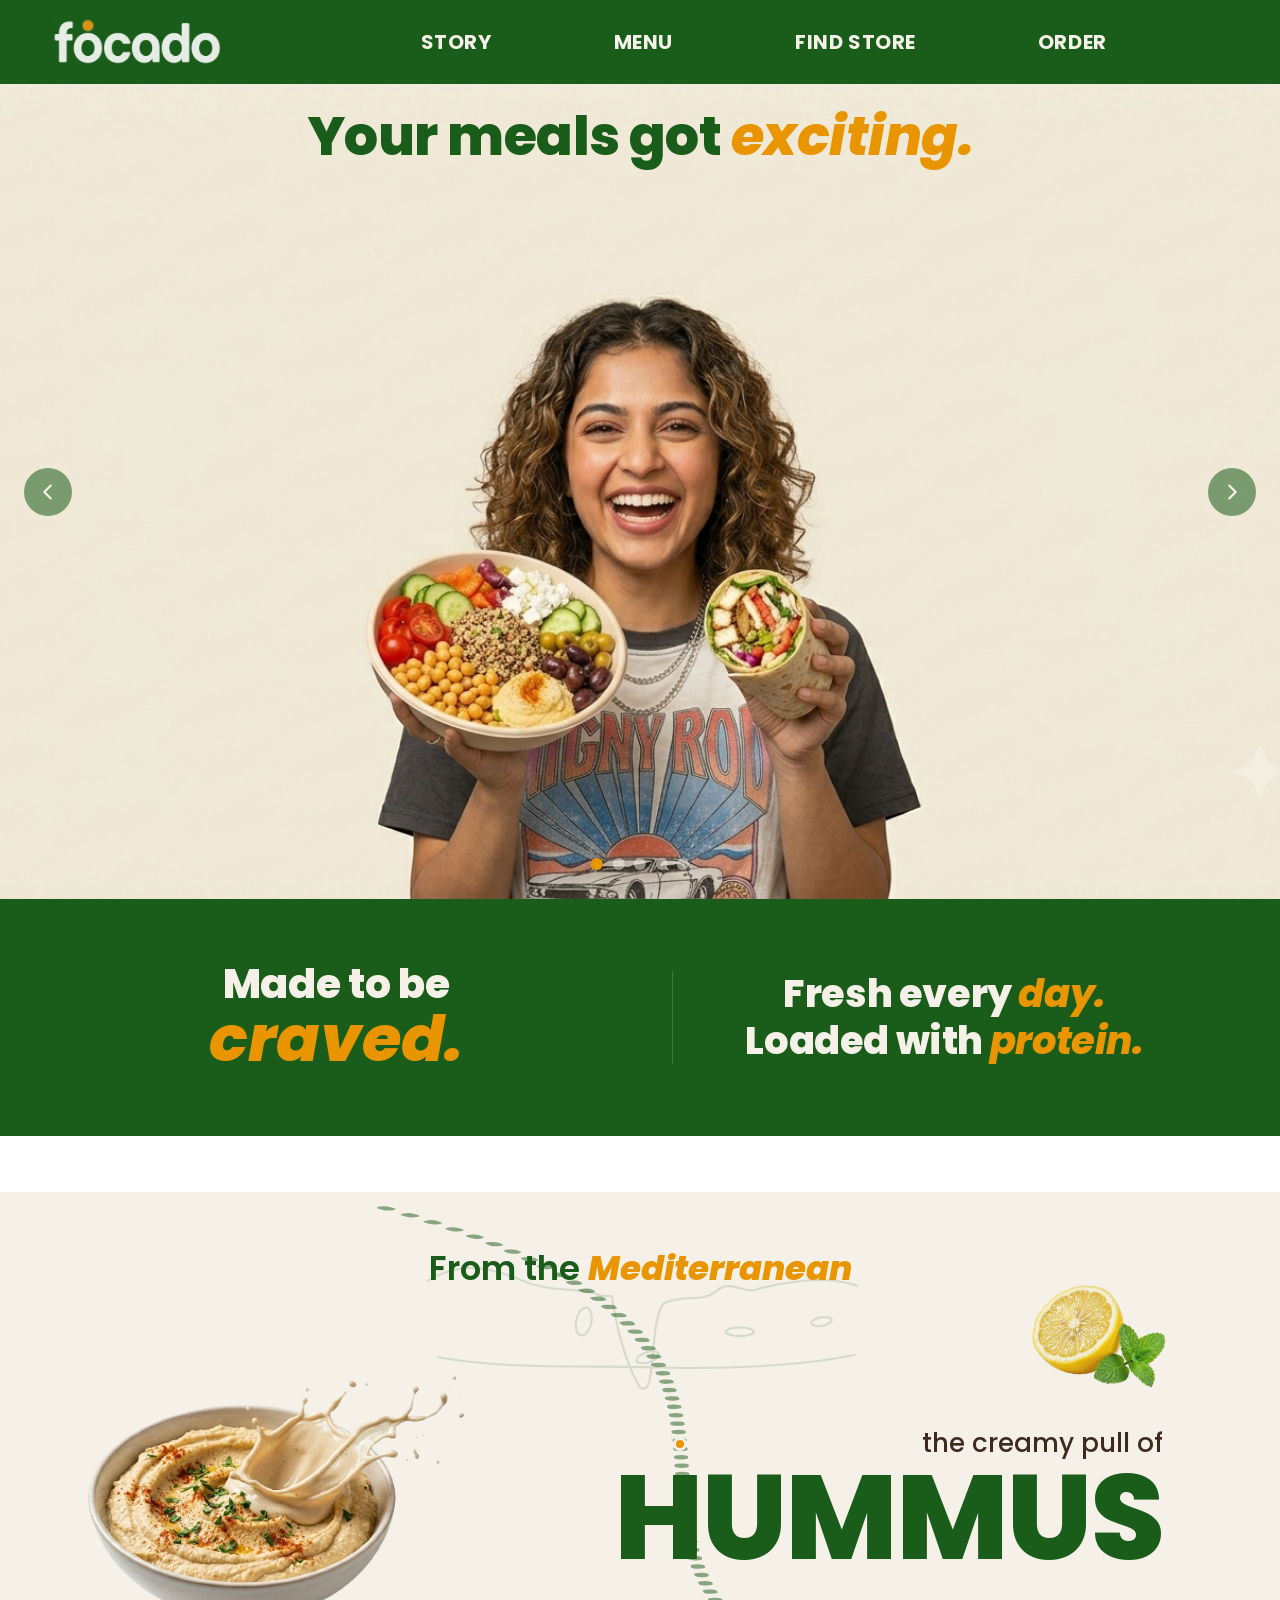
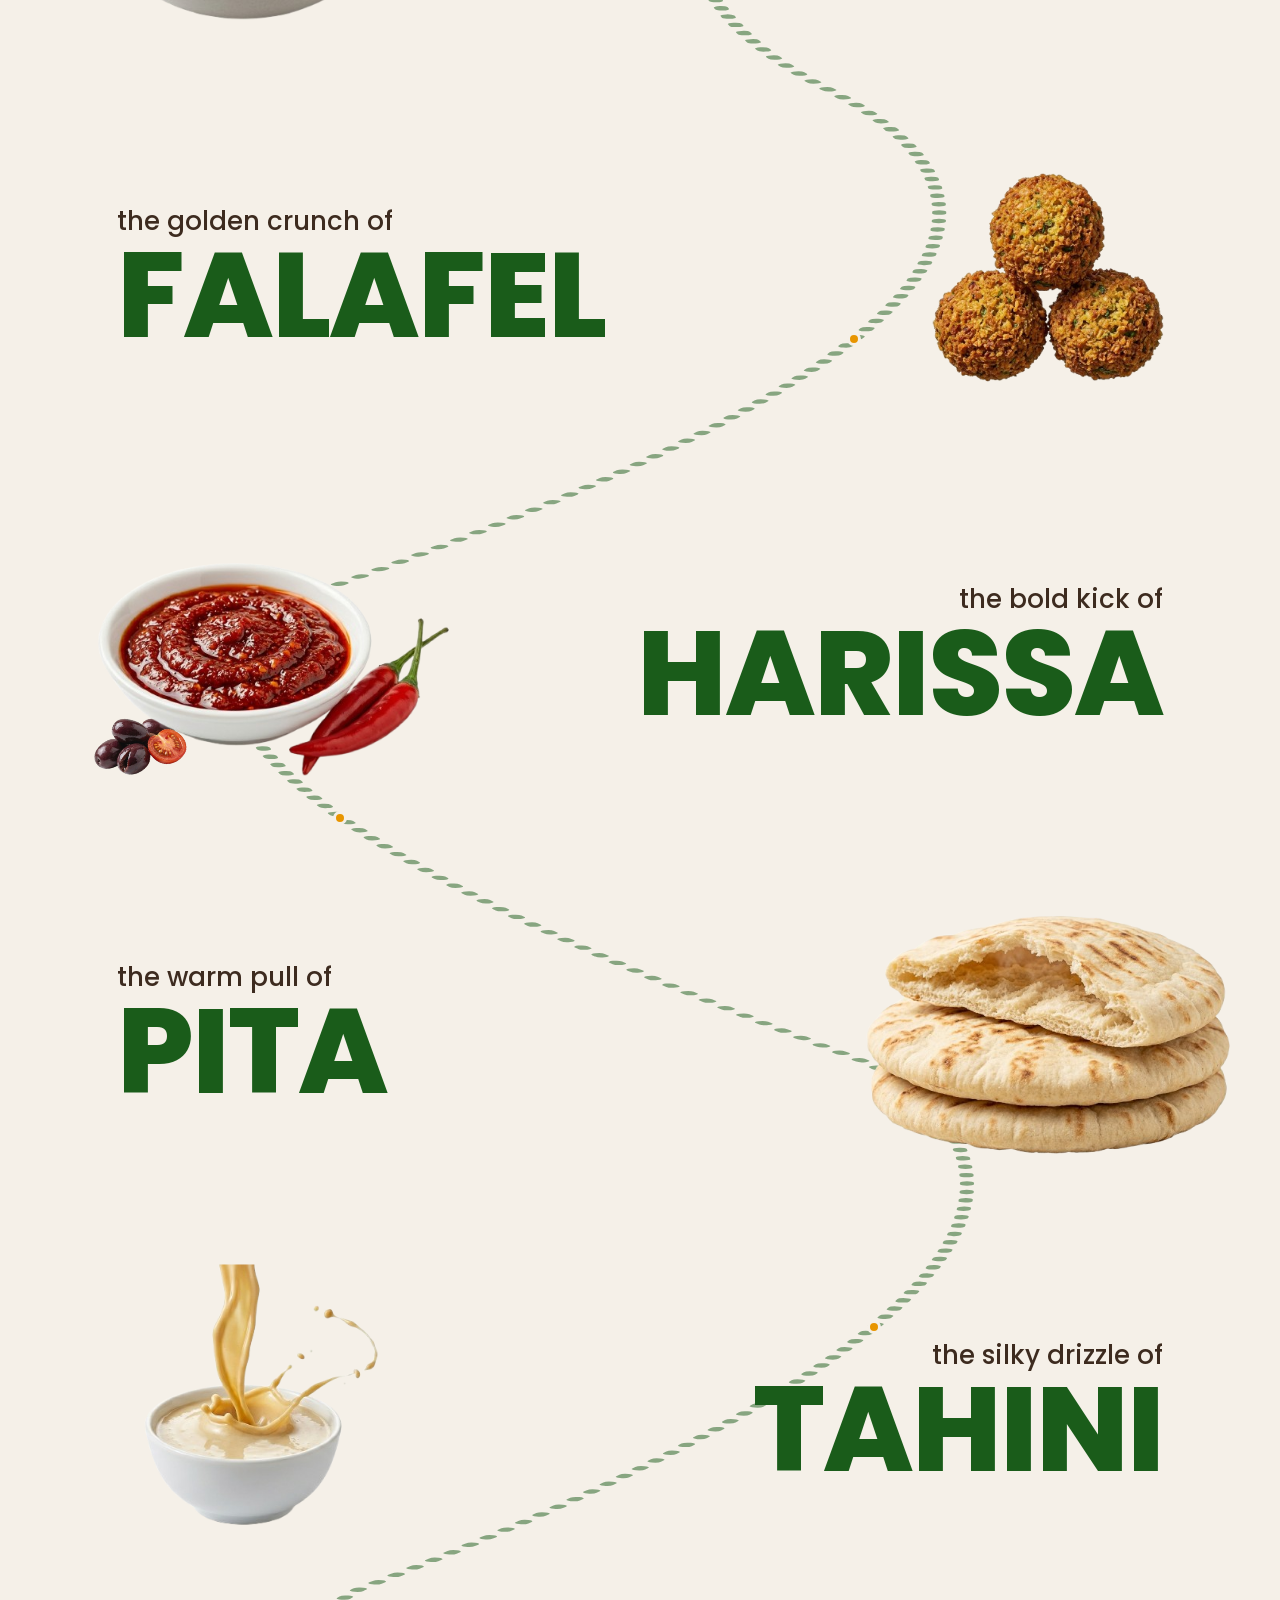
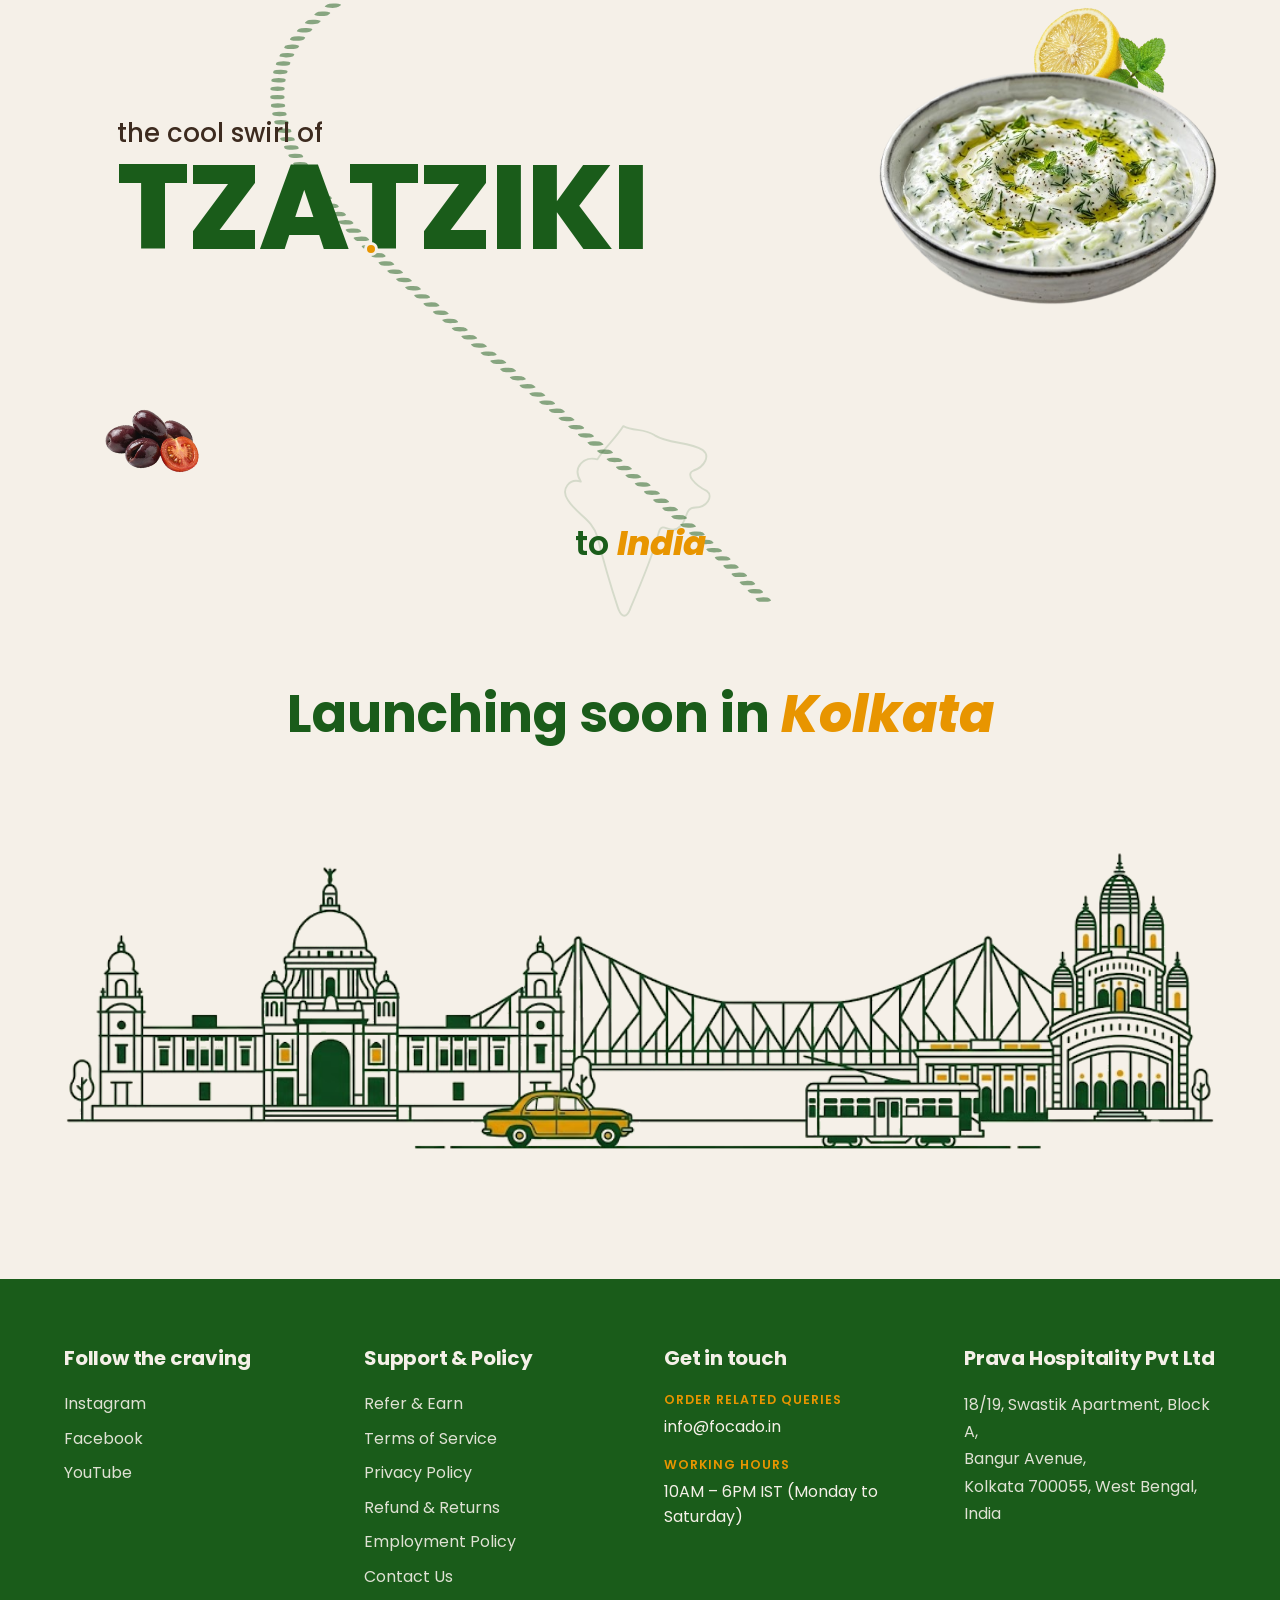
<file: index.html>
<!DOCTYPE html>
<html lang="en">
<head>
<meta charset="UTF-8" />
<meta name="viewport" content="width=device-width, initial-scale=1.0" />
<title>Focado — Mediterranean bowls & wraps</title>
<link rel="preconnect" href="https://fonts.googleapis.com" />
<link rel="preconnect" href="https://fonts.gstatic.com" crossorigin />
<link href="https://fonts.googleapis.com/css2?family=Poppins:wght@400;500;600;700;800;900&display=swap" rel="stylesheet" />
<link rel="stylesheet" href="style.css" />
</head>
<body>
<header class="topbar">
  <img class="logo" src="focado-logo-white.png" alt="Focado" />
  <nav class="nav">
    <a href="index.html">Story</a>
    <a href="menu.html">Menu</a>
    <a href="restaurants.html">Find Store</a>
    <a href="order.html">Order</a>
  </nav>
  <button class="burger" aria-label="Menu" onclick="document.body.classList.toggle('nav-open')">
    <span></span><span></span><span></span>
  </button>
</header>
<nav class="mobile-nav">
  <a href="index.html">Story</a>
  <a href="menu.html">Menu</a>
  <a href="restaurants.html">Find Store</a>
  <a href="order.html">Order</a>
</nav>
<main>
  <section class="hero-carousel" aria-roledescription="carousel" aria-label="Featured banners">
    <div class="carousel-track">
      <!-- Text-free image slides; full-bleed, object-fit:cover, centered.
           Hero banners: 1 = splash, 2 = bowls flat-lay, 3 = wraps. -->
      <div class="slide is-active" aria-hidden="false">
        <img class="slide-img" src="banner-genz.png" alt="" />
        <p class="slide-caption">Your meals <br>got <span>exciting.</span></p>
      </div>
      <div class="slide" aria-hidden="true">
        <img class="slide-img" src="banner1.png" alt="" />
      </div>
      <div class="slide" aria-hidden="true">
        <img class="slide-img" src="banner2.png" alt="" />
      </div>
      <div class="slide" aria-hidden="true">
        <img class="slide-img" src="banner3.png" alt="" />
      </div>
      <div class="slide" aria-hidden="true">
        <img class="slide-img" src="banner4.png" alt="" />
      </div>
    </div>
    <button class="carousel-arrow carousel-prev" aria-label="Previous banner">
      <svg viewBox="0 0 24 24" width="22" height="22" aria-hidden="true" focusable="false"><path d="M15 5l-7 7 7 7" fill="none" stroke="currentColor" stroke-width="2.4" stroke-linecap="round" stroke-linejoin="round"/></svg>
    </button>
    <button class="carousel-arrow carousel-next" aria-label="Next banner">
      <svg viewBox="0 0 24 24" width="22" height="22" aria-hidden="true" focusable="false"><path d="M9 5l7 7-7 7" fill="none" stroke="currentColor" stroke-width="2.4" stroke-linecap="round" stroke-linejoin="round"/></svg>
    </button>
    <div class="carousel-dots" role="tablist" aria-label="Select banner">
      <button class="dot is-active" type="button" role="tab" aria-selected="true" aria-label="Go to banner 1"></button>
      <button class="dot" type="button" role="tab" aria-selected="false" aria-label="Go to banner 2"></button>
      <button class="dot" type="button" role="tab" aria-selected="false" aria-label="Go to banner 3"></button>
      <button class="dot" type="button" role="tab" aria-selected="false" aria-label="Go to banner 4"></button>
      <button class="dot" type="button" role="tab" aria-selected="false" aria-label="Go to banner 5"></button>
    </div>
  </section>
  <section class="brand-strip" aria-label="Our promise">
    <div class="brand-zone brand-zone--left">
      <p class="brand-craved"><span class="bz-top">Made to be</span><span class="bz-accent">craved.</span></p>
    </div>
    <div class="brand-zone brand-zone--right">
      <p class="brand-promise">Fresh every <span class="bz-accent-inline">day.</span><br>Loaded with <span class="bz-accent-inline">protein.</span></p>
    </div>
  </section>
  <section class="story" aria-label="Mediterranean flavours, made in India">
    <svg class="story-path" viewBox="0 0 100 1000" preserveAspectRatio="none" aria-hidden="true">
      <path d="M30 6 C 70 60, 40 130, 65 190 C 88 248, 60 320, 25 380 C 5 430, 35 500, 68 560 C 90 620, 60 700, 28 760 C 8 815, 40 890, 60 994" fill="none" stroke="#1A5C1A" stroke-width="1.1" stroke-dasharray="0.6 2.6" stroke-linecap="round" opacity="0.5"/>
    </svg>
  <svg class="story-map story-map--med" viewBox="0 0 360 150" preserveAspectRatio="xMidYMid meet" aria-hidden="true">
    <g fill="none" stroke="#1A5C1A" stroke-width="1.6" stroke-linejoin="round" stroke-linecap="round">
      <path d="M14 60 C 40 44, 64 50, 88 60 C 110 70, 132 64, 150 72 L158 72 C 161 92, 167 120, 178 140 C 180 146, 185 146, 187 140 C 192 120, 189 94, 198 78 C 214 70, 228 78, 240 68 C 252 58, 262 72, 274 66 C 300 60, 326 56, 350 64"/>
      <path d="M22 120 C 78 130, 138 126, 198 128 C 262 130, 322 124, 348 118"/>
      <ellipse cx="186" cy="120" rx="9" ry="4" transform="rotate(-18 186 120)"/>
      <ellipse cx="136" cy="92" rx="6" ry="11" transform="rotate(12 136 92)"/>
      <ellipse cx="258" cy="100" rx="11" ry="3.4"/>
      <ellipse cx="322" cy="92" rx="8" ry="3.4" transform="rotate(-10 322 92)"/>
    </g>
  </svg>
  <svg class="story-map story-map--india" viewBox="0 0 100 118" preserveAspectRatio="xMidYMid meet" aria-hidden="true">
    <path d="M41 6 C 47 9, 52 7, 58 11 C 66 16, 76 14, 84 19 C 88 22, 85 28, 79 30 C 74 32, 80 38, 86 41 C 90 44, 86 50, 80 50 C 74 50, 76 56, 72 60 C 66 66, 62 56, 60 64 C 57 76, 51 90, 45 104 C 43 110, 40 110, 38 104 C 34 92, 30 78, 27 66 C 24 56, 16 54, 11 46 C 7 40, 12 34, 18 36 C 13 28, 20 22, 27 24 C 31 17, 36 14, 41 6 Z" fill="none" stroke="#1A5C1A" stroke-width="1" stroke-linejoin="round"/>
  </svg>
  <span class="story-pin" style="left:53.1%;top:9.58%"></span>
  <span class="story-pin" style="left:66.75%;top:28.43%"></span>
  <span class="story-pin" style="left:26.6%;top:46.63%"></span>
  <span class="story-pin" style="left:68.25%;top:66%"></span>
  <span class="story-pin" style="left:29%;top:85.86%"></span>
  <img class="story-accent story-accent--1" src="story-lemon.png" alt="" aria-hidden="true" onerror="this.style.display='none'"/>
  <img class="story-accent story-accent--2" src="story-olive.png" alt="" aria-hidden="true" onerror="this.style.display='none'"/>
  <img class="story-accent story-accent--3" src="story-lemon.png" alt="" aria-hidden="true" onerror="this.style.display='none'"/>
  <img class="story-accent story-accent--4" src="story-olive.png" alt="" aria-hidden="true" onerror="this.style.display='none'"/>

    <p class="story-cap story-cap--start">From the <span>Mediterranean</span></p>

    <div class="story-panel story-panel--left">
      <div class="story-cut"><img src="story-hummus.png" alt="" onerror="this.closest('.story-cut').style.visibility='hidden'"/></div>
      <div class="story-txt"><p class="story-pre">the creamy pull of</p><p class="story-word">HUMMUS</p></div>
    </div>
    <div class="story-panel story-panel--right">
      <div class="story-cut"><img src="story-falafel.png" alt="" onerror="this.closest('.story-cut').style.visibility='hidden'"/></div>
      <div class="story-txt"><p class="story-pre">the golden crunch of</p><p class="story-word">FALAFEL</p></div>
    </div>
    <div class="story-panel story-panel--left">
      <div class="story-cut"><img src="story-harissa.png" alt="" onerror="this.closest('.story-cut').style.visibility='hidden'"/></div>
      <div class="story-txt"><p class="story-pre">the bold kick of</p><p class="story-word">HARISSA</p></div>
    </div>
    <div class="story-panel story-panel--right">
      <div class="story-cut"><img src="story-pita.png" alt="" onerror="this.closest('.story-cut').style.visibility='hidden'"/></div>
      <div class="story-txt"><p class="story-pre">the warm pull of</p><p class="story-word">PITA</p></div>
    </div>
    <div class="story-panel story-panel--left">
      <div class="story-cut"><img src="story-tahini.png" alt="" onerror="this.closest('.story-cut').style.visibility='hidden'"/></div>
      <div class="story-txt"><p class="story-pre">the silky drizzle of</p><p class="story-word">TAHINI</p></div>
    </div>
    <div class="story-panel story-panel--right">
      <div class="story-cut"><img src="story-tzatziki.png" alt="" onerror="this.closest('.story-cut').style.visibility='hidden'"/></div>
      <div class="story-txt"><p class="story-pre">the cool swirl of</p><p class="story-word">TZATZIKI</p></div>
    </div>

    <p class="story-cap story-cap--end">to <span>India</span></p>
  </section>
  <section class="kolkata" aria-label="Launching soon in Kolkata">
    <h2 class="kolkata-cap">Launching soon in <span>Kolkata</span></h2>
    <img class="kolkata-skyline" src="kolkata-skyline.png" alt="Illustration of famous Kolkata landmarks" />
  </section>
  <footer class="footer">
    <div class="footer-col">
      <h4>Follow the craving</h4>
      <ul class="footer-links">
        <li><a href="#">Instagram</a></li>
        <li><a href="#">Facebook</a></li>
        <li><a href="#">YouTube</a></li>
      </ul>
    </div>
    <div class="footer-col">
      <h4>Support &amp; Policy</h4>
      <ul class="footer-links">
        <li><a href="#">Refer &amp; Earn</a></li>
        <li><a href="#">Terms of Service</a></li>
        <li><a href="#">Privacy Policy</a></li>
        <li><a href="#">Refund &amp; Returns</a></li>
        <li><a href="#">Employment Policy</a></li>
        <li><a href="#">Contact Us</a></li>
      </ul>
    </div>
    <div class="footer-col">
      <h4>Get in touch</h4>
      <div class="footer-contact">
        <p class="contact-label">Order related queries</p>
        <p class="contact-value">info@focado.in</p>
      </div>
      <div class="footer-contact">
        <p class="contact-label">Working hours</p>
        <p class="contact-value">10AM – 6PM IST (Monday to Saturday)</p>
      </div>
    </div>
    <div class="footer-col">
      <h4>Prava Hospitality Pvt Ltd</h4>
      <address class="footer-address">
        18/19, Swastik Apartment, Block A,<br>
        Bangur Avenue,<br>
        Kolkata 700055, West Bengal, India
      </address>
    </div>
  </footer>
</main>
<script>
(function(){
  var carousel = document.querySelector('.hero-carousel');
  if(!carousel) return;
  var slides = Array.prototype.slice.call(carousel.querySelectorAll('.slide'));
  var dots   = Array.prototype.slice.call(carousel.querySelectorAll('.dot'));
  var prevBtn = carousel.querySelector('.carousel-prev');
  var nextBtn = carousel.querySelector('.carousel-next');
  var DELAY = 4000;        // auto-advance every 4 seconds
  var current = 0;
  var timer = null;

  function show(i){
    current = (i + slides.length) % slides.length;   // wrap/loop both directions
    slides.forEach(function(s, idx){
      var active = idx === current;
      s.classList.toggle('is-active', active);
      s.setAttribute('aria-hidden', active ? 'false' : 'true');
    });
    dots.forEach(function(d, idx){
      var active = idx === current;
      d.classList.toggle('is-active', active);
      d.setAttribute('aria-selected', active ? 'true' : 'false');
    });
  }
  function next(){ show(current + 1); }
  function prev(){ show(current - 1); }
  function startAuto(){ stopAuto(); timer = setInterval(next, DELAY); }
  function stopAuto(){ if(timer){ clearInterval(timer); timer = null; } }
  function resetAuto(){ startAuto(); }   // any manual interaction restarts the 3s timer

  nextBtn.addEventListener('click', function(){ next(); resetAuto(); });
  prevBtn.addEventListener('click', function(){ prev(); resetAuto(); });
  dots.forEach(function(d, idx){
    d.addEventListener('click', function(){ show(idx); resetAuto(); });
  });

  // Pause on hover, resume on leave
  carousel.addEventListener('mouseenter', stopAuto);
  carousel.addEventListener('mouseleave', startAuto);

  show(0);
  startAuto();
})();

(function(){
  var panels=document.querySelectorAll('.story-panel');
  if(!panels.length)return;
  var io=new IntersectionObserver(function(entries){
    entries.forEach(function(e){if(e.isIntersecting){e.target.classList.add('is-visible');io.unobserve(e.target);}});
  },{threshold:0.3});
  panels.forEach(function(p){io.observe(p);});
})();
</script>
</body>
</html>
</file>
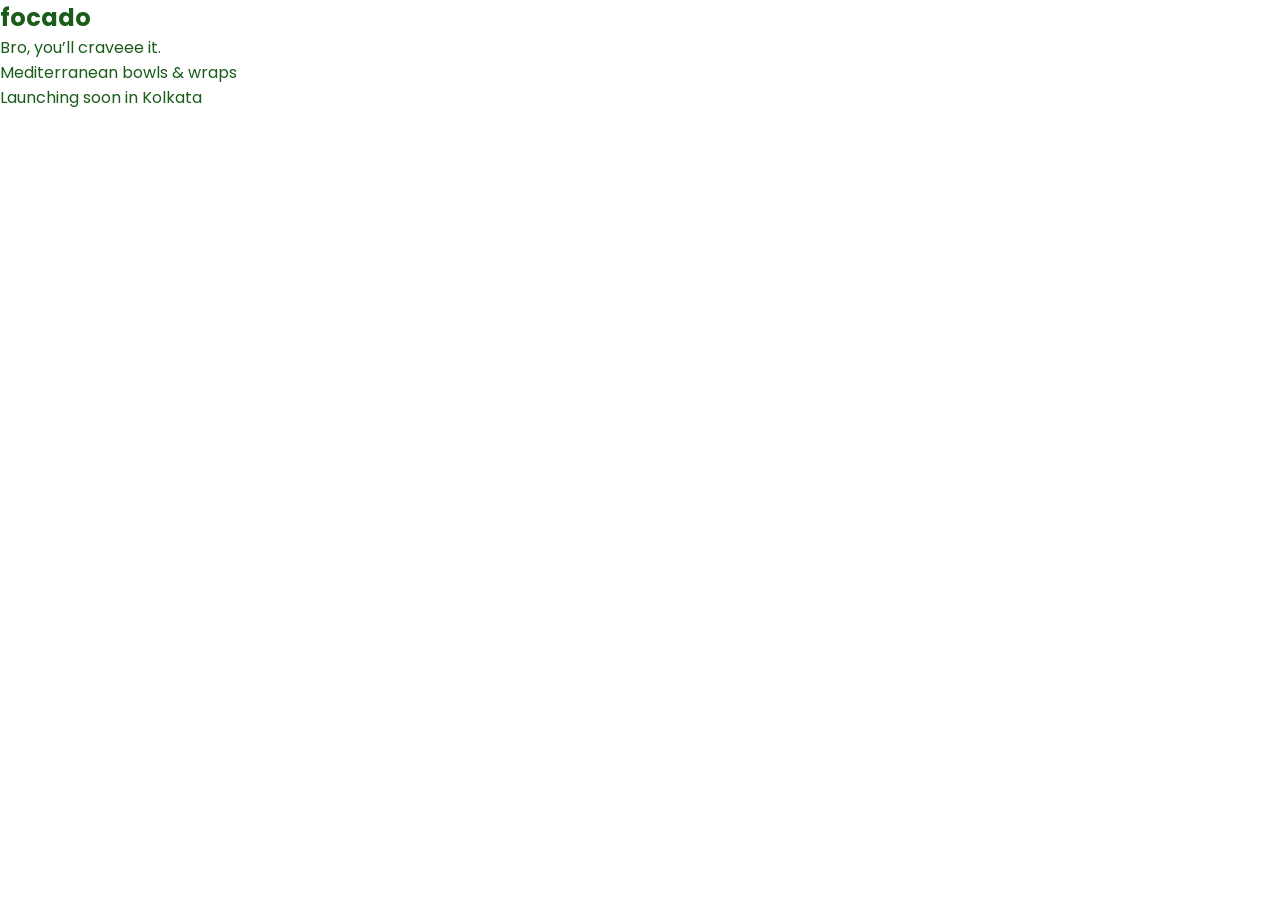
<file: index (14).html>
<!DOCTYPE html>
<html lang="en">
<head>
  <meta charset="UTF-8" />
  <meta name="viewport" content="width=device-width, initial-scale=1.0" />
  <title>Focado — Mediterranean bowls &amp; wraps · Launching soon in Kolkata</title>
  <meta name="description" content="Focado — Mediterranean bowls & wraps. Launching soon in Kolkata." />

  <!-- Open Graph -->
  <meta property="og:title" content="Focado — Mediterranean bowls & wraps" />
  <meta property="og:description" content="Bro, you'll craveee it. Launching soon in Kolkata." />
  <meta property="og:image" content="hero.jpg" />
  <meta property="og:type" content="website" />

  <link rel="preconnect" href="https://fonts.googleapis.com" />
  <link rel="preconnect" href="https://fonts.gstatic.com" crossorigin />
  <link href="https://fonts.googleapis.com/css2?family=Poppins:wght@400;500;600;700;800;900&display=swap" rel="stylesheet" />
  <link rel="stylesheet" href="style.css" />
</head>
<body>
  <main class="split">
    <!-- Left: brand + message -->
    <section class="pane pane--text">
      <div class="content">
        <h1 class="logo" aria-label="focado">f<span class="o-accent">o</span>cado</h1>

        <p class="headline">
          Bro, you&rsquo;ll <span class="crave">craveee</span> it.
        </p>

        <p class="subline">Mediterranean bowls &amp; wraps</p>

        <span class="badge">Launching soon in Kolkata</span>
      </div>
    </section>

    <!-- Right: hero photo -->
    <section class="pane pane--image" role="img" aria-label="A Mediterranean grain bowl with falafel, chicken, hummus and salad, beside a pita wrap"></section>
  </main>
</body>
</html>
</file>
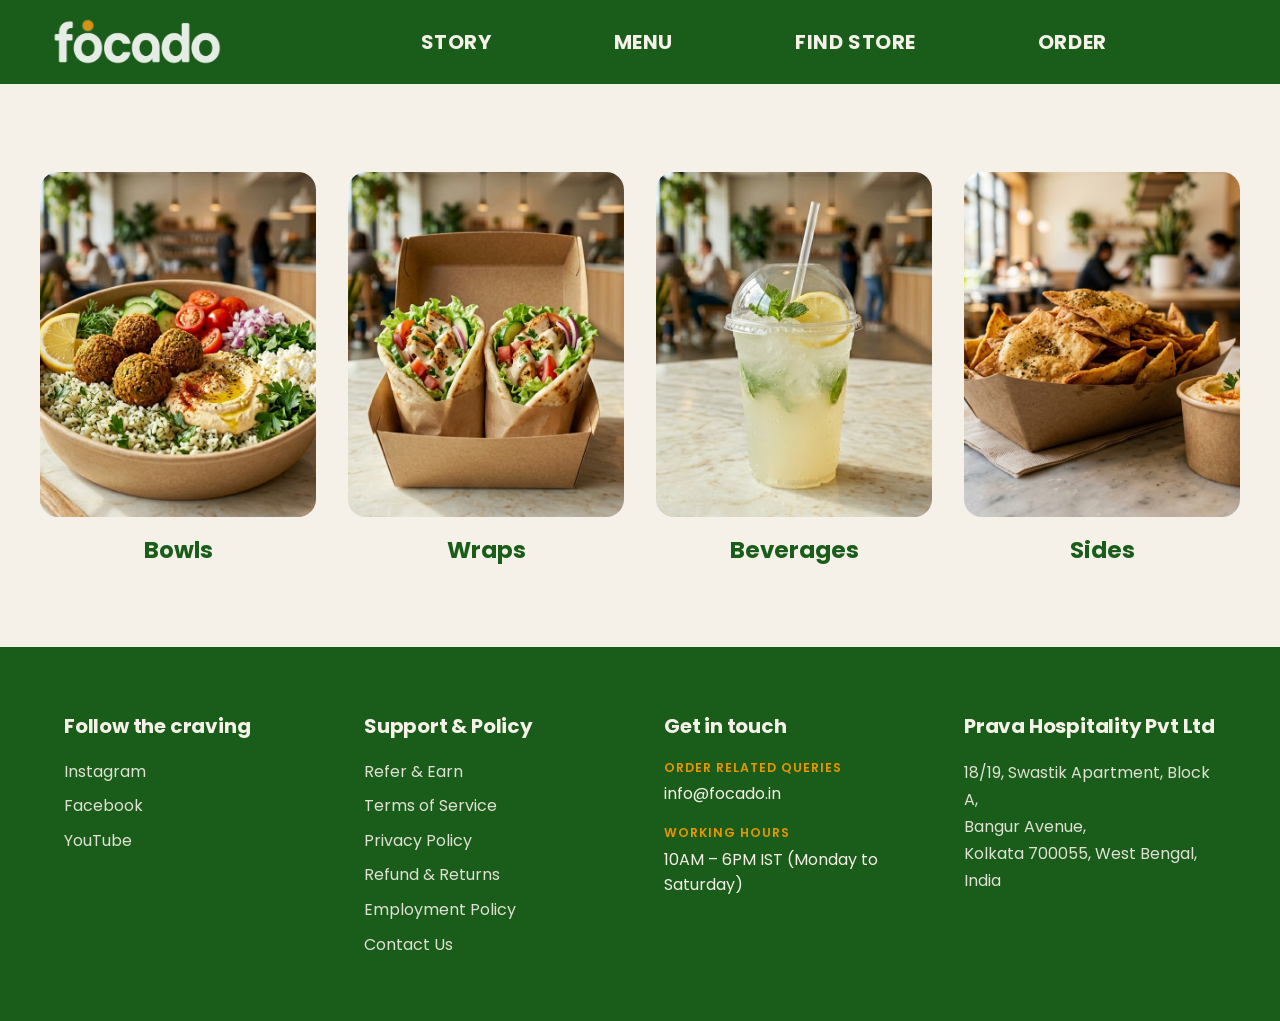
<file: menu.html>
<!DOCTYPE html>
<html lang="en">
<head>
<meta charset="UTF-8" />
<meta name="viewport" content="width=device-width, initial-scale=1.0" />
<title>Focado — Our menu</title>
<link rel="preconnect" href="https://fonts.googleapis.com" />
<link rel="preconnect" href="https://fonts.gstatic.com" crossorigin />
<link href="https://fonts.googleapis.com/css2?family=Poppins:wght@400;500;600;700;800;900&display=swap" rel="stylesheet" />
<link rel="stylesheet" href="style.css" />
</head>
<body>
<header class="topbar">
  <a href="index.html"><img class="logo" src="focado-logo-white.png" alt="Focado" /></a>
  <nav class="nav">
    <a href="index.html">Story</a>
    <a href="menu.html">Menu</a>
    <a href="restaurants.html">Find Store</a>
    <a href="order.html">Order</a>
  </nav>
  <button class="burger" aria-label="Menu" onclick="document.body.classList.toggle('nav-open')">
    <span></span><span></span><span></span>
  </button>
</header>
<nav class="mobile-nav">
  <a href="index.html">Story</a>
  <a href="menu.html">Menu</a>
  <a href="restaurants.html">Find Store</a>
  <a href="order.html">Order</a>
</nav>
<main>
  <section class="menu-page">
    <div class="cards">
      <article class="card">
        <div class="card-img" style="background-image:url('cat-bowls.png')"></div>
        <h3 class="card-label">Bowls</h3>
      </article>
      <article class="card">
        <div class="card-img" style="background-image:url('cat-wraps.png')"></div>
        <h3 class="card-label">Wraps</h3>
      </article>
      <article class="card">
        <div class="card-img" style="background-image:url('cat-beverages.png')"></div>
        <h3 class="card-label">Beverages</h3>
      </article>
      <article class="card">
        <div class="card-img" style="background-image:url('cat-pitachips.png')"></div>
        <h3 class="card-label">Sides</h3>
      </article>
    </div>
  </section>
</main>
<footer class="footer">
  <div class="footer-col">
    <h4>Follow the craving</h4>
    <ul class="footer-links">
      <li><a href="#">Instagram</a></li>
      <li><a href="#">Facebook</a></li>
      <li><a href="#">YouTube</a></li>
    </ul>
  </div>
  <div class="footer-col">
    <h4>Support &amp; Policy</h4>
    <ul class="footer-links">
      <li><a href="#">Refer &amp; Earn</a></li>
      <li><a href="#">Terms of Service</a></li>
      <li><a href="#">Privacy Policy</a></li>
      <li><a href="#">Refund &amp; Returns</a></li>
      <li><a href="#">Employment Policy</a></li>
      <li><a href="#">Contact Us</a></li>
    </ul>
  </div>
  <div class="footer-col">
    <h4>Get in touch</h4>
    <div class="footer-contact">
      <p class="contact-label">Order related queries</p>
      <p class="contact-value">info@focado.in</p>
    </div>
    <div class="footer-contact">
      <p class="contact-label">Working hours</p>
      <p class="contact-value">10AM – 6PM IST (Monday to Saturday)</p>
    </div>
  </div>
  <div class="footer-col">
    <h4>Prava Hospitality Pvt Ltd</h4>
    <address class="footer-address">
      18/19, Swastik Apartment, Block A,<br>
      Bangur Avenue,<br>
      Kolkata 700055, West Bengal, India
    </address>
  </div>
</footer>
</body>
</html>
</file>
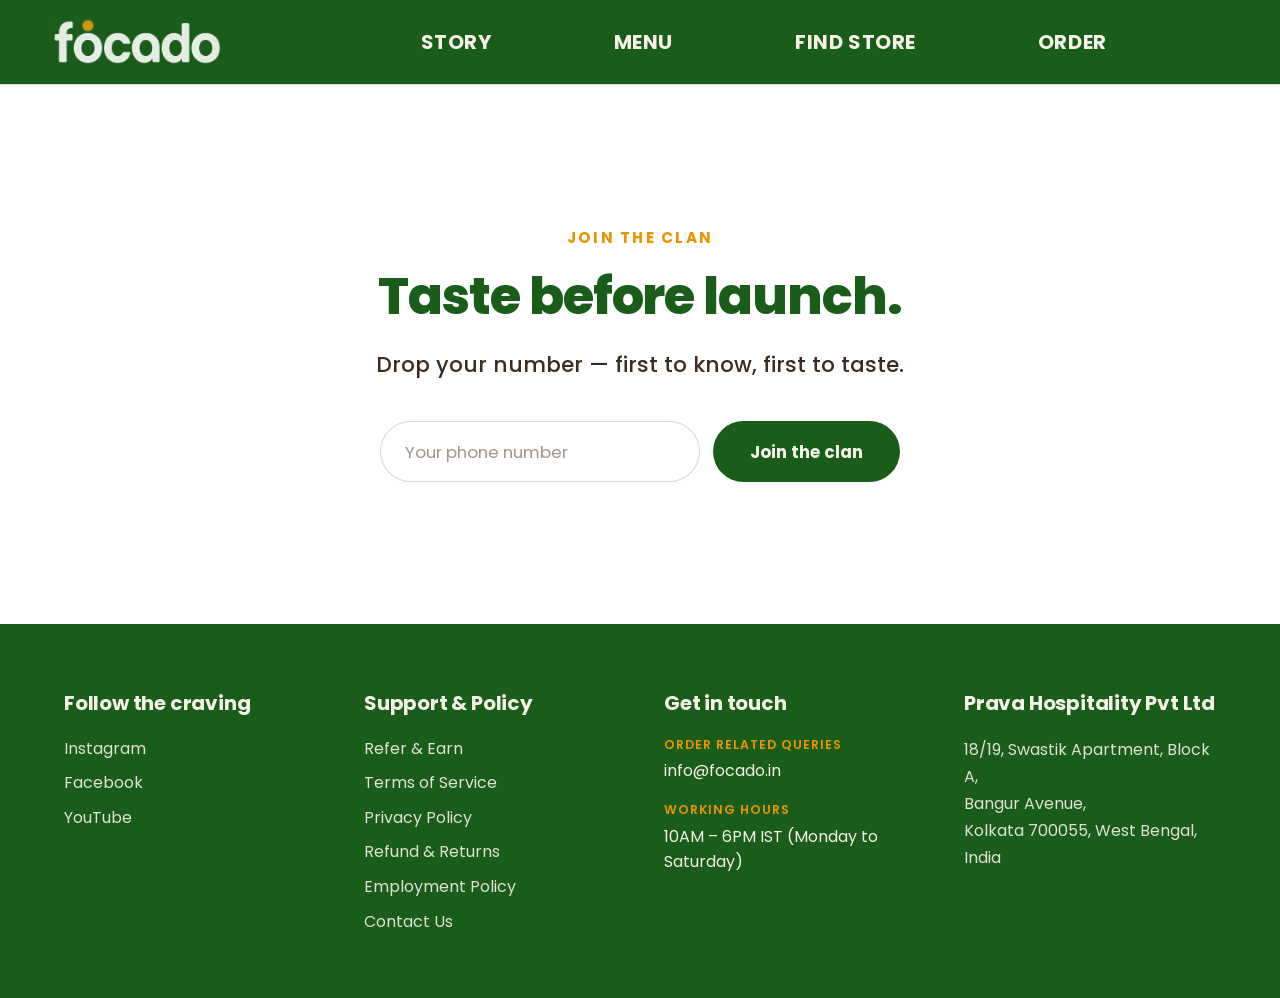
<file: order.html>
<!DOCTYPE html>
<html lang="en">
<head>
<meta charset="UTF-8" />
<meta name="viewport" content="width=device-width, initial-scale=1.0" />
<title>Focado — Order</title>
<link rel="preconnect" href="https://fonts.googleapis.com" />
<link rel="preconnect" href="https://fonts.gstatic.com" crossorigin />
<link href="https://fonts.googleapis.com/css2?family=Poppins:wght@400;500;600;700;800;900&display=swap" rel="stylesheet" />
<link rel="stylesheet" href="style.css" />
</head>
<body>
<header class="topbar">
  <a href="index.html"><img class="logo" src="focado-logo-white.png" alt="Focado" /></a>
  <nav class="nav">
    <a href="index.html">Story</a>
    <a href="menu.html">Menu</a>
    <a href="restaurants.html">Find Store</a>
    <a href="order.html">Order</a>
  </nav>
  <button class="burger" aria-label="Menu" onclick="document.body.classList.toggle('nav-open')">
    <span></span><span></span><span></span>
  </button>
</header>
<nav class="mobile-nav">
  <a href="index.html">Story</a>
  <a href="menu.html">Menu</a>
  <a href="restaurants.html">Find Store</a>
  <a href="order.html">Order</a>
</nav>
<main>
  <section class="order-page">
    <section class="waitlist" id="waitlist">
      <p class="eyebrow">Join the clan</p>
      <h2 class="waitlist-title">Taste before launch.</h2>
      <p class="waitlist-sub">Drop your number — first to know, first to taste.</p>
      <div class="waitlist-form">
        <input type="tel" class="waitlist-input" placeholder="Your phone number" />
        <button type="button" class="waitlist-btn">Join the clan</button>
      </div>
    </section>
  </section>
</main>
<footer class="footer">
  <div class="footer-col">
    <h4>Follow the craving</h4>
    <ul class="footer-links">
      <li><a href="#">Instagram</a></li>
      <li><a href="#">Facebook</a></li>
      <li><a href="#">YouTube</a></li>
    </ul>
  </div>
  <div class="footer-col">
    <h4>Support &amp; Policy</h4>
    <ul class="footer-links">
      <li><a href="#">Refer &amp; Earn</a></li>
      <li><a href="#">Terms of Service</a></li>
      <li><a href="#">Privacy Policy</a></li>
      <li><a href="#">Refund &amp; Returns</a></li>
      <li><a href="#">Employment Policy</a></li>
      <li><a href="#">Contact Us</a></li>
    </ul>
  </div>
  <div class="footer-col">
    <h4>Get in touch</h4>
    <div class="footer-contact">
      <p class="contact-label">Order related queries</p>
      <p class="contact-value">info@focado.in</p>
    </div>
    <div class="footer-contact">
      <p class="contact-label">Working hours</p>
      <p class="contact-value">10AM – 6PM IST (Monday to Saturday)</p>
    </div>
  </div>
  <div class="footer-col">
    <h4>Prava Hospitality Pvt Ltd</h4>
    <address class="footer-address">
      18/19, Swastik Apartment, Block A,<br>
      Bangur Avenue,<br>
      Kolkata 700055, West Bengal, India
    </address>
  </div>
</footer>
</body>
</html>
</file>
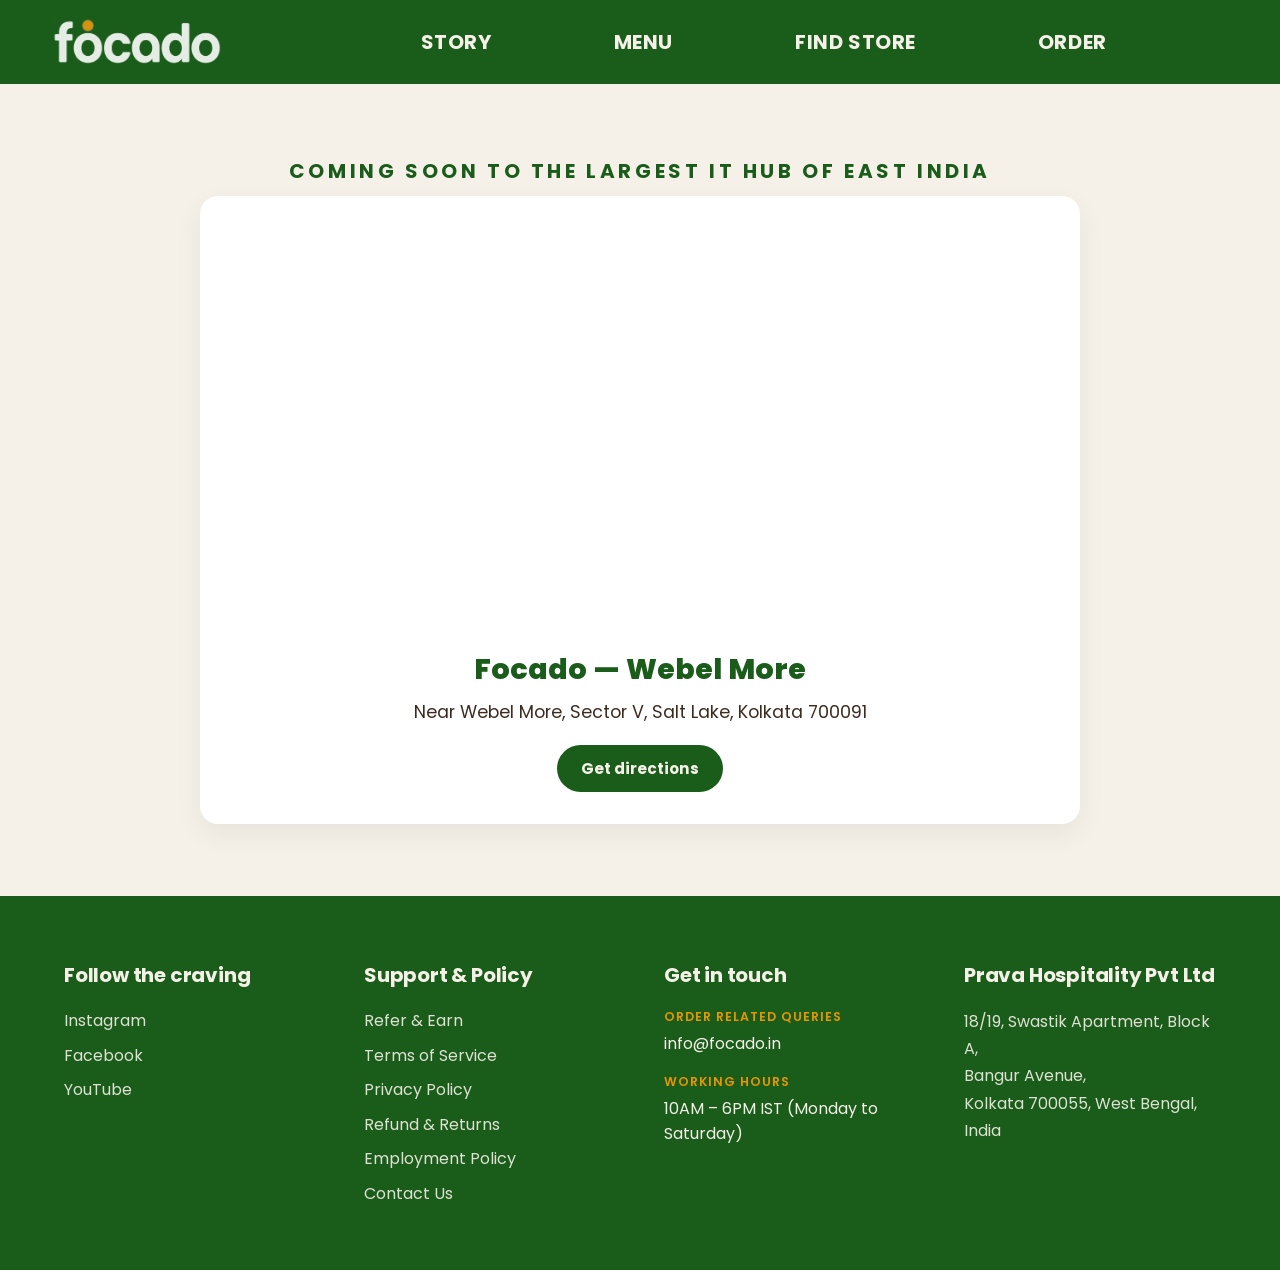
<file: restaurants.html>
<!DOCTYPE html>
<html lang="en">
<head>
<meta charset="UTF-8" />
<meta name="viewport" content="width=device-width, initial-scale=1.0" />
<title>Focado — Restaurants</title>
<link rel="preconnect" href="https://fonts.googleapis.com" />
<link rel="preconnect" href="https://fonts.gstatic.com" crossorigin />
<link href="https://fonts.googleapis.com/css2?family=Poppins:wght@400;500;600;700;800;900&display=swap" rel="stylesheet" />
<link rel="stylesheet" href="style.css" />
</head>
<body>
<header class="topbar">
  <a href="index.html"><img class="logo" src="focado-logo-white.png" alt="Focado" /></a>
  <nav class="nav">
    <a href="index.html">Story</a>
    <a href="menu.html">Menu</a>
    <a href="restaurants.html">Find Store</a>
    <a href="order.html">Order</a>
  </nav>
  <button class="burger" aria-label="Menu" onclick="document.body.classList.toggle('nav-open')">
    <span></span><span></span><span></span>
  </button>
</header>
<nav class="mobile-nav">
  <a href="index.html">Story</a>
  <a href="menu.html">Menu</a>
  <a href="restaurants.html">Find Store</a>
  <a href="order.html">Order</a>
</nav>
<main>
  <section class="rest-page">
    <p class="rest-eyebrow">Coming soon to the largest IT hub of East India</p>
    <div class="store-card">
      <iframe class="store-map" title="Map showing Focado opening near Webel More, Sector V, Salt Lake, Kolkata" src="https://maps.google.com/maps?q=Webel%20More%2C%20Sector%20V%2C%20Salt%20Lake%2C%20Kolkata%20700091&z=15&output=embed" loading="lazy" referrerpolicy="no-referrer-when-downgrade"></iframe>
      <div class="store-info">
        <h2 class="store-name">Focado — Webel More</h2>
        <p class="store-addr">Near Webel More, Sector V, Salt Lake, Kolkata 700091</p>
        <a class="store-btn" href="https://www.google.com/maps/search/?api=1&query=Webel%20More%2C%20Sector%20V%2C%20Salt%20Lake%2C%20Kolkata%20700091" target="_blank" rel="noopener">Get directions</a>
      </div>
    </div>
  </section>
</main>
<footer class="footer">
  <div class="footer-col">
    <h4>Follow the craving</h4>
    <ul class="footer-links">
      <li><a href="#">Instagram</a></li>
      <li><a href="#">Facebook</a></li>
      <li><a href="#">YouTube</a></li>
    </ul>
  </div>
  <div class="footer-col">
    <h4>Support &amp; Policy</h4>
    <ul class="footer-links">
      <li><a href="#">Refer &amp; Earn</a></li>
      <li><a href="#">Terms of Service</a></li>
      <li><a href="#">Privacy Policy</a></li>
      <li><a href="#">Refund &amp; Returns</a></li>
      <li><a href="#">Employment Policy</a></li>
      <li><a href="#">Contact Us</a></li>
    </ul>
  </div>
  <div class="footer-col">
    <h4>Get in touch</h4>
    <div class="footer-contact">
      <p class="contact-label">Order related queries</p>
      <p class="contact-value">info@focado.in</p>
    </div>
    <div class="footer-contact">
      <p class="contact-label">Working hours</p>
      <p class="contact-value">10AM – 6PM IST (Monday to Saturday)</p>
    </div>
  </div>
  <div class="footer-col">
    <h4>Prava Hospitality Pvt Ltd</h4>
    <address class="footer-address">
      18/19, Swastik Apartment, Block A,<br>
      Bangur Avenue,<br>
      Kolkata 700055, West Bengal, India
    </address>
  </div>
</footer>
</body>
</html>
</file>
<file: style.css>
:root{--green:#1A5C1A;--amber:#E89500;--cream:#F5F0E8;--brown:#3D2B1F;--white:#FFFFFF;}
*{margin:0;padding:0;box-sizing:border-box;}
html,body{margin:0;padding:0;background:#FFFFFF;}
html{scroll-behavior:smooth;}
body{font-family:"Poppins",sans-serif;color:#1A5C1A;overflow-x:hidden;}
.topbar{display:flex;align-items:center;justify-content:space-between;padding:18px clamp(1.5rem,4vw,3.5rem);background:var(--green);box-shadow:0 1px 0 rgba(0,0,0,0.15);}
.topbar .logo{display:block;height:48px;width:auto;}
.nav{display:flex;flex:1;justify-content:space-evenly;align-items:center;margin-left:clamp(2rem,6vw,5rem);}
.nav a{font-weight:700;font-size:1.25rem;letter-spacing:0.03em;text-transform:uppercase;color:var(--cream);text-decoration:none;transition:color 0.2s;}
.nav a:hover{color:var(--amber);}
.burger{display:none;flex-direction:column;gap:5px;background:none;border:none;cursor:pointer;padding:6px;}
.burger span{display:block;width:26px;height:3px;border-radius:2px;background:var(--cream);}
.mobile-nav{display:none;flex-direction:column;background:var(--green);box-shadow:0 1px 0 rgba(0,0,0,0.15);}
.mobile-nav a{padding:14px clamp(1.5rem,4vw,3.5rem);font-weight:600;font-size:1.1rem;color:var(--cream);text-decoration:none;border-top:1px solid rgba(255,255,255,0.12);}
.mobile-nav a:hover{color:var(--amber);}
/* ===== Hero carousel (text-free, images only) ===== */
.hero-carousel{position:relative;width:100%;min-height:calc(100svh - 85px);overflow:hidden;}
.carousel-track{position:absolute;inset:0;}
.slide{position:absolute;inset:0;opacity:0;visibility:hidden;transition:opacity 450ms ease;}
.slide.is-active{opacity:1;visibility:visible;}
/* full-bleed image fills the slide; centered food stays in view, no distortion */
.slide-img{position:absolute;inset:0;width:100%;height:100%;object-fit:cover;object-position:center;}
.slide-caption{position:absolute;top:clamp(12px,3%,28px);left:50%;transform:translateX(-50%);width:auto;max-width:none;margin:0;text-align:center;z-index:4;pointer-events:none;white-space:nowrap;font-family:"Poppins",sans-serif;font-weight:800;line-height:1.05;letter-spacing:-0.01em;color:var(--green);font-size:clamp(26px,4.6vw,54px);}
.slide-caption span{color:var(--amber);font-style:italic;}
.slide-caption br{display:none;}
@media (max-width:700px){
  .slide-caption{top:clamp(12px,5%,38px);font-size:clamp(22px,7vw,34px);white-space:normal;}
  .slide-caption br{display:inline;}
}
/* arrows */
.carousel-arrow{position:absolute;top:50%;transform:translateY(-50%);z-index:3;display:flex;align-items:center;justify-content:center;width:48px;height:48px;border:none;border-radius:50%;color:var(--cream);background:rgba(26,92,26,0.55);cursor:pointer;transition:background-color 0.2s;}
.carousel-arrow:hover{background:var(--amber);}
.carousel-arrow:focus-visible{outline:2px solid var(--cream);outline-offset:2px;}
.carousel-prev{left:clamp(0.75rem,2vw,1.5rem);}
.carousel-next{right:clamp(0.75rem,2vw,1.5rem);}
/* dots */
.carousel-dots{position:absolute;left:50%;bottom:clamp(1rem,3vw,1.8rem);transform:translateX(-50%);z-index:3;display:flex;gap:0.6rem;}
.dot{width:12px;height:12px;padding:0;border:none;border-radius:50%;background:rgba(245,240,232,0.5);cursor:pointer;transition:background-color 0.2s;}
.dot:hover{background:rgba(245,240,232,0.85);}
.dot.is-active{background:var(--amber);}
.dot:focus-visible{outline:2px solid var(--cream);outline-offset:2px;}
/* ===== Brand strip (below the carousel) ===== */
.brand-strip{display:grid;grid-template-columns:1fr 1fr;align-items:center;gap:clamp(2rem,5vw,4rem);background:var(--green);color:var(--cream);padding:clamp(2.5rem,5vw,4rem) clamp(1.5rem,5vw,5rem);margin-bottom:clamp(2rem,5vw,3.5rem);}
.brand-zone{text-align:center;}
.brand-zone--right{border-left:1px solid rgba(245,240,232,0.18);}
.brand-craved{font-family:"Poppins",sans-serif;font-weight:800;line-height:1.04;letter-spacing:-0.02em;}
.brand-craved .bz-top{display:block;color:var(--cream);font-size:clamp(1.6rem,3.2vw,2.6rem);}
.brand-craved .bz-accent{display:block;color:var(--amber);font-style:italic;font-size:clamp(2.4rem,5vw,4rem);}
.brand-promise{font-family:"Poppins",sans-serif;font-weight:800;line-height:1.2;letter-spacing:-0.01em;color:var(--cream);font-size:clamp(1.5rem,3vw,2.4rem);}
.brand-promise .bz-accent-inline{color:var(--amber);font-style:italic;}
.menu{padding:clamp(3.5rem,7vw,6rem) clamp(1.5rem,5vw,5rem);text-align:center;background:var(--cream);scroll-margin-top:90px;}
.eyebrow{font-weight:700;font-size:0.95rem;letter-spacing:0.15em;text-transform:uppercase;color:var(--amber);margin-bottom:0.6rem;}
.menu-title{font-weight:800;font-size:clamp(2rem,4vw,3.2rem);letter-spacing:-0.02em;color:var(--green);margin-bottom:clamp(2.5rem,5vw,3.5rem);}
.cards{display:grid;grid-template-columns:repeat(4,1fr);gap:clamp(1rem,2.5vw,2rem);max-width:1200px;margin:0 auto;}
.card{display:flex;flex-direction:column;}
.card-img{width:100%;aspect-ratio:4/5;border-radius:18px;background-color:var(--green);background-size:cover;background-position:center;}
.card-label{font-weight:700;font-size:clamp(1.2rem,1.8vw,1.5rem);color:var(--green);margin-top:1rem;}
.waitlist{padding:clamp(3.5rem,7vw,6rem) clamp(1.5rem,5vw,5rem);text-align:center;background:#FFFFFF;}
.waitlist-title{font-weight:800;font-size:clamp(2rem,4vw,3.2rem);letter-spacing:-0.02em;color:var(--green);margin-bottom:0.8rem;}
.waitlist-sub{font-weight:500;font-size:clamp(1.05rem,1.8vw,1.35rem);color:var(--brown);margin-bottom:clamp(1.8rem,4vw,2.5rem);}
.waitlist-form{display:flex;gap:0.8rem;justify-content:center;max-width:520px;margin:0 auto;}
.waitlist-input{flex:1;min-width:0;font-family:inherit;font-size:1.05rem;color:var(--green);padding:1em 1.4em;border:1px solid rgba(0,0,0,0.15);border-radius:999px;outline:none;transition:border-color 0.2s;}
.waitlist-input:focus{border-color:var(--amber);}
.waitlist-input::placeholder{color:rgba(61,43,31,0.5);}
.waitlist-btn{flex-shrink:0;font-family:inherit;font-weight:700;font-size:1.05rem;color:var(--cream);background:var(--green);border:none;border-radius:999px;padding:1em 2.2em;cursor:pointer;transition:background-color 0.2s;}
.waitlist-btn:hover{background:var(--amber);}
.footer{background:var(--green);color:var(--cream);display:grid;grid-template-columns:repeat(4,1fr);gap:clamp(2rem,4vw,3rem);align-items:start;padding:clamp(2.5rem,5vw,4rem) clamp(1.5rem,5vw,5rem);}
.footer-col h4{font-weight:700;font-size:1.25rem;letter-spacing:-0.01em;color:var(--cream);margin-bottom:1.1rem;}
/* vertical link lists — lighter weight than the headers */
.footer-links{list-style:none;display:flex;flex-direction:column;gap:0.6rem;}
.footer-links a{font-weight:400;font-size:1rem;color:var(--cream);text-decoration:none;opacity:0.9;transition:opacity 0.2s,color 0.2s;}
.footer-links a:hover{opacity:1;color:var(--amber);}
/* Get in touch: amber uppercase labels, cream values */
.footer-contact{margin-bottom:1.1rem;}
.footer-contact:last-child{margin-bottom:0;}
.contact-label{font-weight:600;font-size:0.78rem;letter-spacing:0.08em;text-transform:uppercase;color:var(--amber);margin-bottom:0.3rem;}
.contact-value{font-weight:400;font-size:1rem;color:var(--cream);}
.footer-address{font-style:normal;font-weight:400;font-size:1rem;line-height:1.7;color:var(--cream);opacity:0.9;}
@media(max-width:768px){
  .topbar{padding:16px 1.5rem;}
  .topbar .logo{height:42px;}
  .nav{display:none;}
  .burger{display:flex;}
  body.nav-open .mobile-nav{display:flex;}
  /* hero: sensible mobile height; full-bleed images keep centred food in view */
  .hero-carousel{min-height:60svh;}
  .carousel-arrow{width:40px;height:40px;}
  /* brand strip stacks into a single column on mobile */
  .brand-strip{grid-template-columns:1fr;gap:0;padding:clamp(2rem,7vw,2.75rem) 1.5rem;}
  .brand-zone--right{border-left:none;border-top:1px solid rgba(245,240,232,0.18);margin-top:clamp(1.25rem,5vw,1.75rem);padding-top:clamp(1.25rem,5vw,1.75rem);}
  .cards{grid-template-columns:repeat(2,1fr);max-width:520px;}
  .waitlist-form{flex-direction:column;}
  .footer{grid-template-columns:1fr;gap:2rem;text-align:left;}
}
.kolkata{background:var(--cream);overflow:hidden;padding:clamp(28px,5vw,64px) 0;text-align:center;}
.kolkata-cap{margin:0 auto;padding:0 24px;font-weight:700;font-size:clamp(28px,5.5vw,52px);line-height:1.1;color:var(--green);}
.kolkata-cap span{font-weight:800;font-style:italic;color:var(--amber);}
.kolkata-skyline{display:block;width:100%;max-width:1200px;height:auto;margin:clamp(12px,3vw,32px) auto 0;}
@media (max-width:700px){
  .kolkata{padding:clamp(20px,6vw,40px) 0;}
  .kolkata-cap{font-size:clamp(24px,7vw,34px);}
}
.story{position:relative;background:var(--cream);overflow:hidden;padding:clamp(24px,4vw,56px) 0;}
.story-path{position:absolute;top:0;left:0;width:100%;height:100%;pointer-events:none;z-index:0;}
.story-map{position:absolute;left:50%;transform:translateX(-50%);pointer-events:none;z-index:0;opacity:0.14;}
.story-map--med{top:clamp(-8px,1vw,12px);width:clamp(300px,60vw,460px);height:auto;}
.story-map--india{bottom:clamp(-20px,-1vw,-6px);width:clamp(120px,20vw,185px);height:auto;}
.story-pin{position:absolute;width:14px;height:14px;border-radius:50%;background:var(--amber);border:3px solid var(--cream);transform:translate(-50%,-50%);z-index:2;pointer-events:none;}
.story-accent{position:absolute;z-index:1;pointer-events:none;height:auto;opacity:0.95;}
.story-accent--1{top:3%;right:5%;width:clamp(150px,18vw,230px);transform:rotate(8deg);}
.story-accent--2{top:42%;left:4%;width:clamp(115px,14vw,175px);transform:rotate(-10deg);}
.story-accent--3{top:76%;right:5%;width:clamp(150px,18vw,230px);transform:rotate(-6deg);}
.story-accent--4{bottom:5%;left:5%;width:clamp(120px,14vw,180px);transform:rotate(12deg);}
@media (max-width:700px){
  .story-map{opacity:0.1;}
  .story-pin{width:11px;height:11px;border-width:2px;}
  .story-accent{opacity:0.95;}
  .story-accent--1{width:clamp(100px,26vw,150px);}
  .story-accent--2{width:clamp(82px,20vw,120px);}
  .story-accent--3{width:clamp(100px,26vw,150px);}
  .story-accent--4{width:clamp(86px,21vw,124px);}
}
.story-cap{position:relative;z-index:3;text-align:center;font-weight:600;font-size:clamp(22px,4.5vw,34px);color:var(--green);margin:0 auto;padding:0 24px;}
.story-cap span{font-weight:800;font-style:italic;color:var(--amber);}
.story-cap--start{margin-bottom:clamp(8px,2vw,16px);}
.story-cap--end{margin-top:clamp(72px,13vw,140px);}
.story-panel{position:relative;z-index:1;display:flex;align-items:center;min-height:clamp(300px,42vh,460px);max-width:1200px;margin:0 auto;}
.story-cut{position:absolute;top:50%;transform:translateY(-50%);z-index:0;display:flex;align-items:center;justify-content:center;}
.story-cut img{display:block;width:100%;height:auto;animation:storyFloat 6s ease-in-out infinite;}
.story-panel--left .story-cut{left:-5vw;}
.story-panel--right .story-cut{right:-5vw;}
.story-txt{position:relative;z-index:2;width:100%;padding:0 clamp(24px,6vw,80px);}
.story-panel--left .story-txt{text-align:right;}
.story-panel--right .story-txt{text-align:left;}
.story-pre{margin:0 0 4px;font-size:clamp(16px,2.2vw,26px);font-weight:500;color:var(--brown);line-height:1.2;}
.story-word{margin:0;font-weight:800;font-size:clamp(52px,9.5vw,120px);color:var(--green);line-height:0.9;letter-spacing:-2px;}

.story-panel:nth-of-type(1) .story-cut{width:clamp(300px,42vw,560px);}
.story-panel:nth-of-type(2) .story-cut{width:clamp(280px,40vw,520px);}
.story-panel:nth-of-type(3) .story-cut{width:clamp(300px,42vw,560px);}
.story-panel:nth-of-type(4) .story-cut{width:clamp(280px,40vw,520px);}
.story-panel:nth-of-type(5) .story-cut{width:clamp(300px,42vw,560px);}
.story-panel:nth-of-type(6) .story-cut{width:clamp(280px,40vw,520px);}

.story-panel{opacity:0;transform:translateY(30px);transition:opacity .7s ease,transform .7s ease;}
.story-panel.is-visible{opacity:1;transform:translateY(0);}
.story-panel:nth-of-type(3) .story-cut img{animation-duration:6.6s;animation-delay:-1s;}
.story-panel:nth-of-type(4) .story-cut img{animation-duration:7s;animation-delay:-2s;}
.story-panel:nth-of-type(5) .story-cut img{animation-duration:5.6s;animation-delay:-3s;}
@keyframes storyFloat{0%,100%{transform:translateY(0);}50%{transform:translateY(-12px);}}
@media (max-width:768px){
  .story-panel{min-height:clamp(240px,34vh,340px);}
  .story-panel:nth-of-type(1) .story-cut,
  .story-panel:nth-of-type(3) .story-cut,
  .story-panel:nth-of-type(5) .story-cut{width:60vw;}
  .story-panel:nth-of-type(2) .story-cut,
  .story-panel:nth-of-type(4) .story-cut,
  .story-panel:nth-of-type(6) .story-cut{width:56vw;}
  .story-panel--left .story-cut{left:-14vw;}
  .story-panel--right .story-cut{right:-14vw;}
  .story-txt{padding:0 16px;}
  .story-word{font-size:clamp(44px,14vw,72px);letter-spacing:-1px;}
  .story-pre{font-size:clamp(15px,4vw,20px);}
}
@media (prefers-reduced-motion:reduce){
  .story-cut img{animation:none;}
  .story-panel{transition:none;}
}
.menu-page{background:var(--cream);text-align:center;padding:clamp(1rem,3vw,2rem) clamp(1rem,3vw,2rem) clamp(3rem,7vw,5rem);display:flex;flex-direction:column;justify-content:flex-start;}
.menu-page-title{font-weight:800;font-size:clamp(40px,8vw,80px);color:var(--green);margin:6px 0 12px;letter-spacing:-1px;}
.menu-page-sub{font-size:clamp(16px,2.5vw,20px);color:var(--brown);margin:0;}
.menu-page .cards{width:100%;margin-top:clamp(2rem,5vw,3.5rem);}
.order-page{min-height:60vh;display:flex;flex-direction:column;justify-content:center;}
.rest-page{background:var(--cream);padding:clamp(32px,6vw,72px) clamp(20px,5vw,64px);min-height:60vh;}
.rest-eyebrow{text-align:center;color:var(--green);font-weight:700;letter-spacing:0.18em;text-transform:uppercase;font-size:clamp(15px,2.2vw,20px);margin:0 0 10px;}
.rest-title{text-align:center;color:var(--green);font-weight:800;font-size:clamp(2rem,5vw,3.4rem);letter-spacing:-0.02em;margin:0 0 clamp(24px,4vw,40px);}
.store-card{max-width:880px;margin:0 auto;background:var(--white);border-radius:18px;overflow:hidden;box-shadow:0 10px 30px rgba(0,0,0,0.06);}
.store-map{width:100%;height:clamp(280px,42vw,420px);border:0;display:block;}
.store-info{padding:clamp(20px,3vw,32px);text-align:center;}
.store-status{display:inline-block;background:var(--amber);color:var(--brown);font-weight:600;font-size:0.85rem;padding:5px 14px;border-radius:999px;margin:0 0 14px;}
.store-name{font-weight:800;color:var(--green);font-size:clamp(1.3rem,2.6vw,1.8rem);margin:0 0 8px;}
.store-addr{color:var(--brown);font-size:clamp(1rem,1.8vw,1.1rem);line-height:1.5;margin:0 0 20px;}
.store-btn{display:inline-block;background:var(--green);color:var(--cream);text-decoration:none;font-weight:700;padding:12px 24px;border-radius:999px;font-size:0.95rem;transition:background .2s;}
.store-btn:hover{background:#16491b;}
</file>
